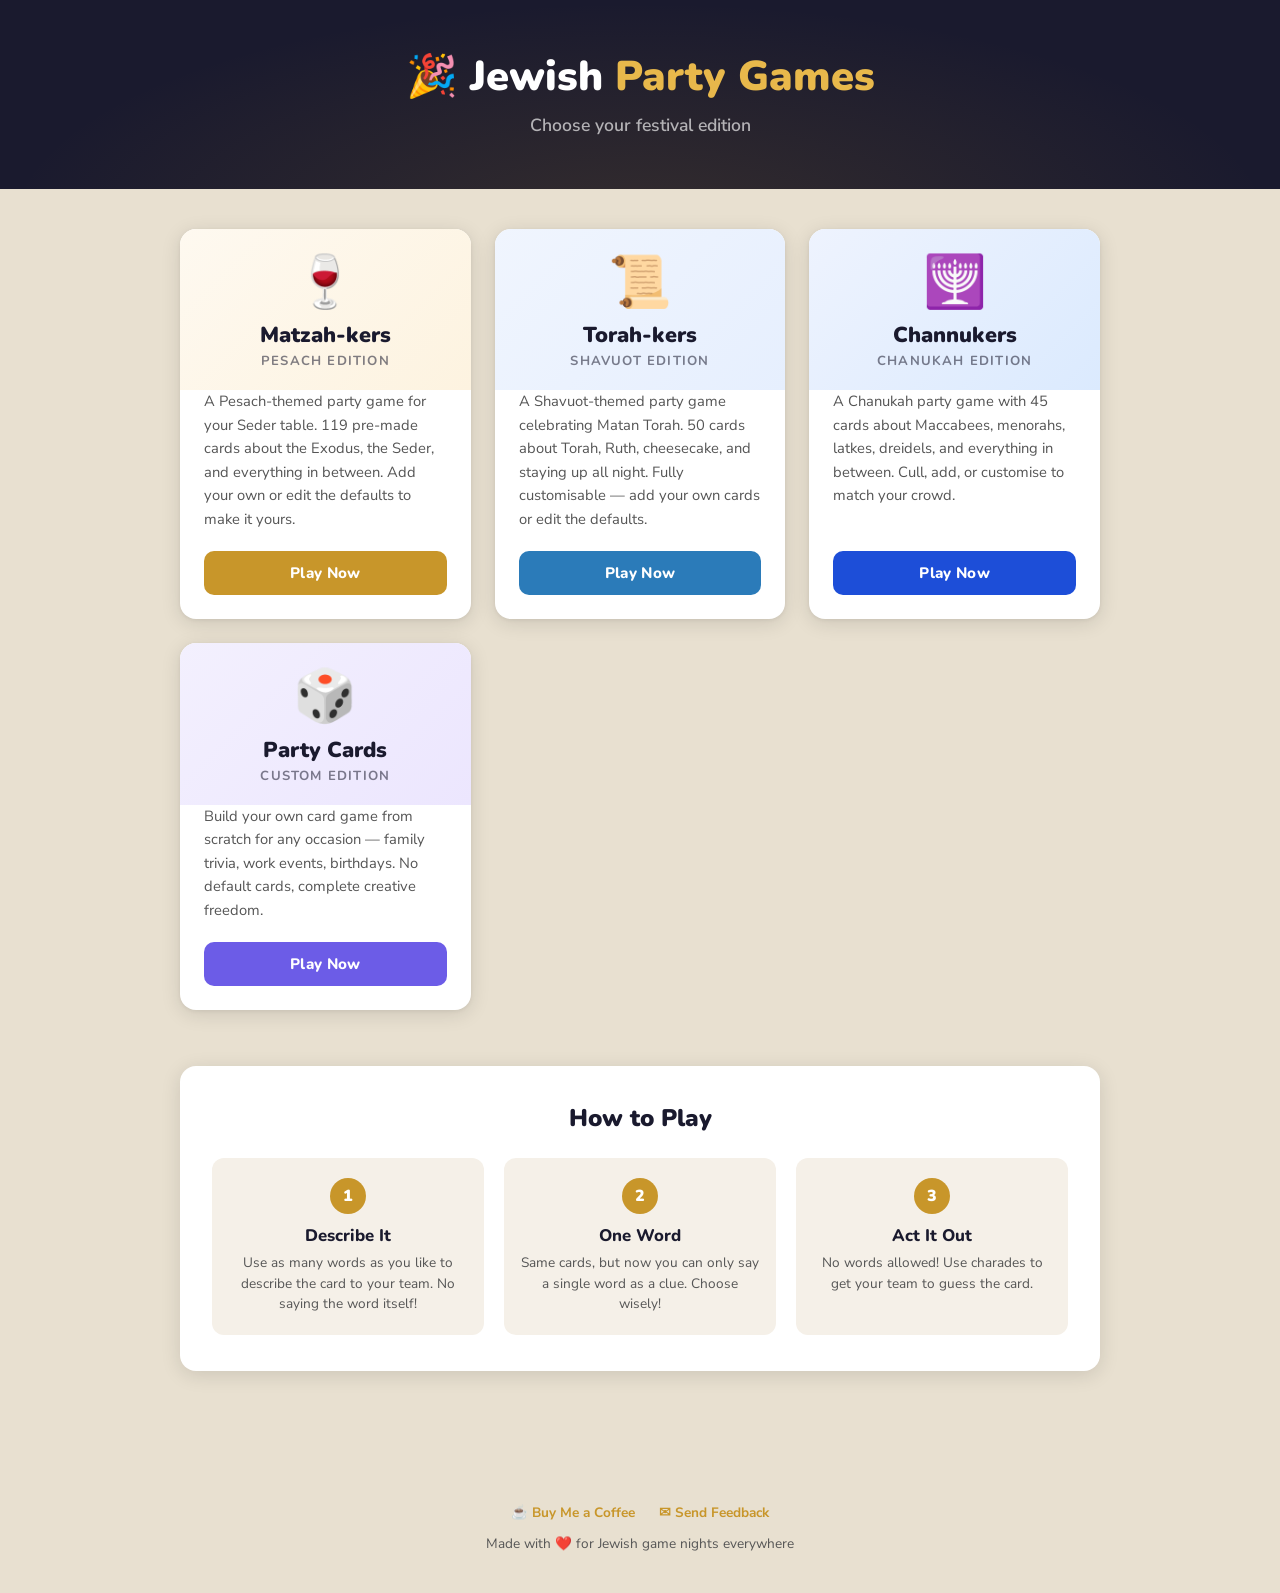
<file: index.html>
<!DOCTYPE html>
<html lang="en">
<head>
<meta charset="UTF-8">
<meta name="viewport" content="width=device-width, initial-scale=1.0">
<title>Jewish Party Games</title>
<link rel="icon" href="data:image/svg+xml,<svg xmlns='http://www.w3.org/2000/svg' viewBox='0 0 100 100'><text y='.9em' font-size='90'>🎉</text></svg>">
<link href="https://fonts.googleapis.com/css2?family=Nunito:wght@400;600;700;800;900&family=Nunito+Sans:wght@400;600;700&display=swap" rel="stylesheet">
<link rel="stylesheet" href="./shared/hub.css">
</head>
<body>

<header>
  <h1>🎉 Jewish <span>Party Games</span></h1>
  <p>Choose your festival edition</p>
</header>

<main>
  <div class="tiles">
    <a class="tile tile-pesach" href="./pesach/">
      <div class="tile-header">
        <span class="tile-emoji">🍷</span>
        <div class="tile-name">Matzah-kers</div>
        <div class="tile-subtitle">Pesach Edition</div>
      </div>
      <div class="tile-body">
        <p class="tile-desc">A Pesach-themed party game for your Seder table. 119 pre-made cards about the Exodus, the Seder, and everything in between. Add your own or edit the defaults to make it yours.</p>
        <span class="tile-btn">Play Now</span>
      </div>
    </a>

    <a class="tile tile-shavuot" href="./shavuot/">
      <div class="tile-header">
        <span class="tile-emoji">📜</span>
        <div class="tile-name">Torah-kers</div>
        <div class="tile-subtitle">Shavuot Edition</div>
      </div>
      <div class="tile-body">
        <p class="tile-desc">A Shavuot-themed party game celebrating Matan Torah. 50 cards about Torah, Ruth, cheesecake, and staying up all night. Fully customisable — add your own cards or edit the defaults.</p>
        <span class="tile-btn">Play Now</span>
      </div>
    </a>

    <a class="tile tile-chanukah" href="./chanukah/">
      <div class="tile-header">
        <span class="tile-emoji">🕎</span>
        <div class="tile-name">Channukers</div>
        <div class="tile-subtitle">Chanukah Edition</div>
      </div>
      <div class="tile-body">
        <p class="tile-desc">A Chanukah party game with 45 cards about Maccabees, menorahs, latkes, dreidels, and everything in between. Cull, add, or customise to match your crowd.</p>
        <span class="tile-btn">Play Now</span>
      </div>
    </a>

    <a class="tile tile-custom" href="./custom/">
      <div class="tile-header">
        <span class="tile-emoji">🎲</span>
        <div class="tile-name">Party Cards</div>
        <div class="tile-subtitle">Custom Edition</div>
      </div>
      <div class="tile-body">
        <p class="tile-desc">Build your own card game from scratch for any occasion — family trivia, work events, birthdays. No default cards, complete creative freedom.</p>
        <span class="tile-btn">Play Now</span>
      </div>
    </a>
  </div>

  <div class="how-section">
    <h2>How to Play</h2>
    <div class="rounds">
      <div class="round">
        <div class="round-number">1</div>
        <h3>Describe It</h3>
        <p>Use as many words as you like to describe the card to your team. No saying the word itself!</p>
      </div>
      <div class="round">
        <div class="round-number">2</div>
        <h3>One Word</h3>
        <p>Same cards, but now you can only say a single word as a clue. Choose wisely!</p>
      </div>
      <div class="round">
        <div class="round-number">3</div>
        <h3>Act It Out</h3>
        <p>No words allowed! Use charades to get your team to guess the card.</p>
      </div>
    </div>
  </div>
</main>

<footer>
  <div class="footer-links">
    <a href="https://buymeacoffee.com/nadavmoskow" target="_blank" rel="noopener">☕ Buy Me a Coffee</a>
    <a href="mailto:moskownadav@gmail.com">✉ Send Feedback</a>
  </div>
  <p>Made with ❤️ for Jewish game nights everywhere</p>
</footer>

<script>
// Backward compatibility: redirect ?seder=<id> to pesach edition
(function() {
  var params = new URLSearchParams(window.location.search);
  var sederId = params.get('seder');
  if (sederId) {
    window.location.replace('./pesach/?seder=' + encodeURIComponent(sederId));
  }
})();
</script>

</body>
</html>
</file>
<file: shared/hub.css>
/* ===== HUB / LANDING PAGE STYLES ===== */
:root {
  --cream: #e8e0d0;
  --cream-light: #f5f0e8;
  --navy: #1a1a2e;
  --gold: #c8962a;
  --gold-light: #e8b84b;
  --text: #1a1a2e;
  --text-light: #555;
  --shadow: rgba(0,0,0,0.12);
}

* { box-sizing: border-box; margin: 0; padding: 0; }

body {
  font-family: 'Nunito Sans', sans-serif;
  background: var(--cream);
  min-height: 100vh;
  color: var(--text);
}

/* ---- Header ---- */
header {
  background: var(--navy);
  padding: 48px 28px 52px;
  text-align: center;
  position: relative;
  overflow: hidden;
}

header::before {
  content: '';
  position: absolute;
  top: 0; left: 0; right: 0; bottom: 0;
  background: radial-gradient(ellipse at 50% 120%, rgba(200,150,42,0.15) 0%, transparent 70%);
  pointer-events: none;
}

header h1 {
  font-family: 'Nunito', sans-serif;
  font-size: 2.6rem;
  font-weight: 900;
  color: #fff;
  margin-bottom: 8px;
  position: relative;
}

header h1 span { color: var(--gold-light); }

header p {
  color: rgba(255,255,255,0.65);
  font-size: 1.1rem;
  font-weight: 600;
  position: relative;
}

/* ---- Main ---- */
main {
  max-width: 960px;
  margin: 0 auto;
  padding: 40px 20px 60px;
}

/* ---- Festival Tiles ---- */
.tiles {
  display: grid;
  grid-template-columns: repeat(auto-fit, minmax(280px, 1fr));
  gap: 24px;
  margin-bottom: 56px;
}

.tile {
  background: #fff;
  border-radius: 16px;
  box-shadow: 0 4px 20px var(--shadow), 0 1px 4px rgba(0,0,0,0.06);
  overflow: hidden;
  transition: transform 0.2s ease, box-shadow 0.2s ease;
  display: flex;
  flex-direction: column;
  text-decoration: none;
  color: inherit;
  cursor: pointer;
}

.tile:hover {
  transform: translateY(-6px);
  box-shadow: 0 12px 32px rgba(0,0,0,0.16), 0 2px 8px rgba(0,0,0,0.08);
}

.tile-header {
  padding: 28px 24px 20px;
  text-align: center;
  position: relative;
}

.tile-emoji { font-size: 3.2rem; display: block; margin-bottom: 12px; line-height: 1; }

.tile-name {
  font-family: 'Nunito', sans-serif;
  font-size: 1.35rem;
  font-weight: 900;
  color: var(--text);
  margin-bottom: 2px;
}

.tile-subtitle {
  font-family: 'Nunito', sans-serif;
  font-size: 0.82rem;
  font-weight: 700;
  text-transform: uppercase;
  letter-spacing: 1.2px;
  opacity: 0.55;
}

.tile-body { padding: 0 24px 24px; flex: 1; display: flex; flex-direction: column; }

.tile-desc {
  font-size: 0.92rem;
  color: var(--text-light);
  line-height: 1.6;
  margin-bottom: 20px;
  flex: 1;
}

.tile-btn {
  display: block;
  width: 100%;
  padding: 12px 0;
  border: none;
  border-radius: 10px;
  font-family: 'Nunito', sans-serif;
  font-size: 0.95rem;
  font-weight: 800;
  color: #fff;
  cursor: pointer;
  transition: filter 0.15s;
  text-align: center;
  text-decoration: none;
  letter-spacing: 0.3px;
}

.tile-btn:hover { filter: brightness(1.1); }

.tile-pesach  .tile-header { background: linear-gradient(135deg, #fef9f0 0%, #fdf3e0 100%); }
.tile-pesach  .tile-btn    { background: #c8962a; }
.tile-shavuot .tile-header { background: linear-gradient(135deg, #f0f5fe 0%, #e6effe 100%); }
.tile-shavuot .tile-btn    { background: #2b7bb9; }
.tile-chanukah .tile-header { background: linear-gradient(135deg, #eef3fe 0%, #dbeafe 100%); }
.tile-chanukah .tile-btn   { background: #1d4ed8; }
.tile-custom  .tile-header { background: linear-gradient(135deg, #f3f0fe 0%, #ece6fe 100%); }
.tile-custom  .tile-btn    { background: #6c5ce7; }

/* ---- How to Play ---- */
.how-section {
  background: #fff;
  border-radius: 16px;
  box-shadow: 0 4px 20px var(--shadow);
  padding: 36px 32px;
  margin-bottom: 40px;
}

.how-section h2 {
  font-family: 'Nunito', sans-serif;
  font-size: 1.5rem;
  font-weight: 900;
  margin-bottom: 24px;
  text-align: center;
  color: var(--text);
}

.rounds {
  display: grid;
  grid-template-columns: repeat(auto-fit, minmax(200px, 1fr));
  gap: 20px;
}

.round {
  text-align: center;
  padding: 20px 16px;
  border-radius: 12px;
  background: var(--cream-light);
}

.round-number {
  display: inline-flex;
  align-items: center;
  justify-content: center;
  width: 36px;
  height: 36px;
  border-radius: 50%;
  background: var(--gold);
  color: #fff;
  font-family: 'Nunito', sans-serif;
  font-weight: 900;
  font-size: 1rem;
  margin-bottom: 10px;
}

.round h3 { font-family: 'Nunito', sans-serif; font-size: 1.05rem; font-weight: 800; margin-bottom: 6px; color: var(--text); }
.round p  { font-size: 0.85rem; color: var(--text-light); line-height: 1.5; }

/* ---- Footer ---- */
footer {
  text-align: center;
  padding: 32px 20px 40px;
  color: var(--text-light);
  font-size: 0.85rem;
}

footer a { color: var(--gold); text-decoration: none; font-weight: 700; }
footer a:hover { text-decoration: underline; }

footer .footer-links {
  display: flex;
  justify-content: center;
  gap: 24px;
  flex-wrap: wrap;
  margin-bottom: 12px;
}

/* ---- Responsive ---- */
@media (max-width: 640px) {
  header { padding: 36px 20px 40px; }
  header h1 { font-size: 2rem; }
  header p { font-size: 0.95rem; }
  main { padding: 28px 16px 48px; }
  .tiles { gap: 18px; }
  .how-section { padding: 28px 20px; }
  .rounds { gap: 14px; }
}
</file>
